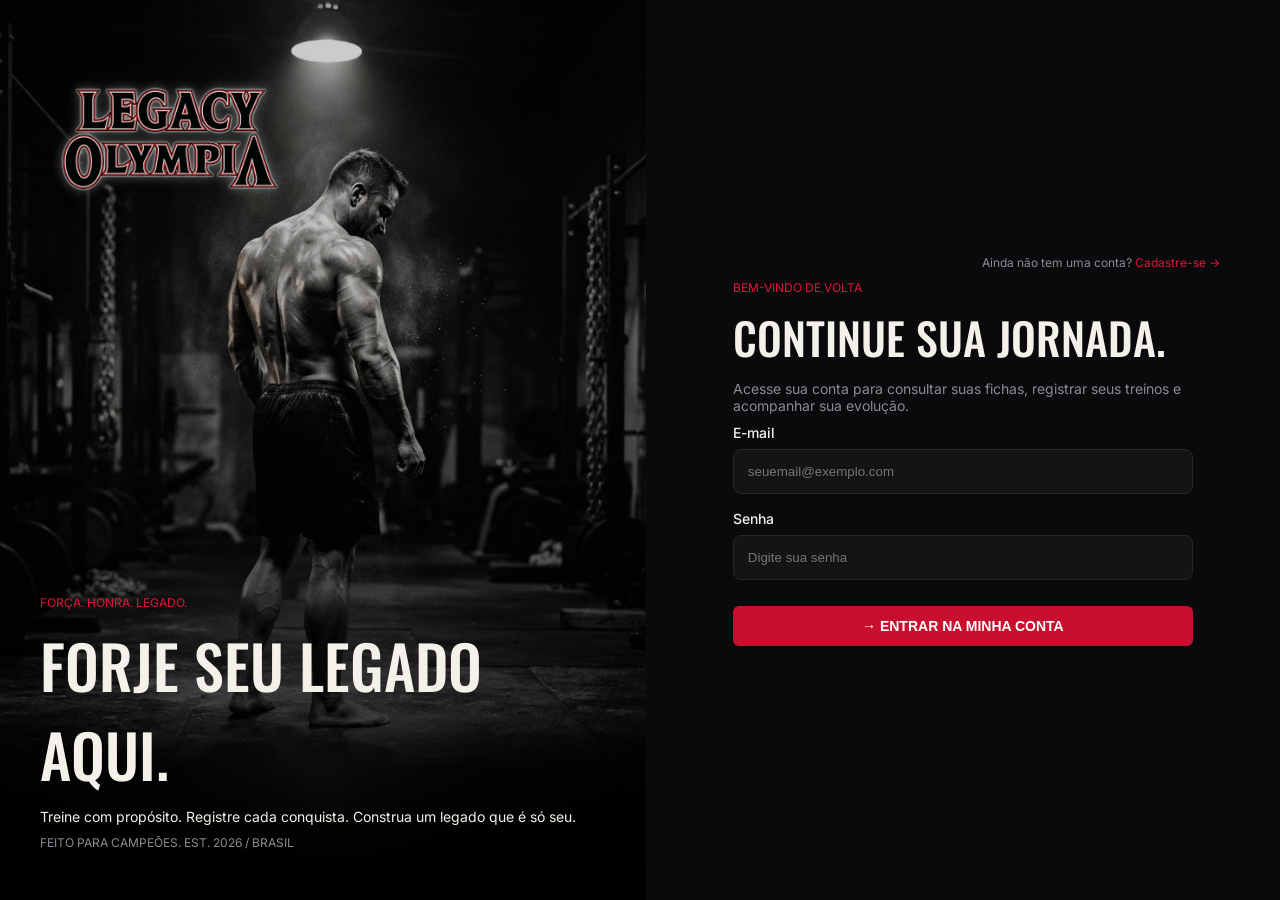
<file: web-data-viz/public/index.html>
<!DOCTYPE html>
<html lang="pt-br">

<head>
  <meta charset="UTF-8">
  <meta name="viewport" content="width=device-width, initial-scale=1.0">
  <title>Legacy Olympia | Login</title>
  <link rel="stylesheet" href="./css/estilo.css">
  <link rel="icon" href="./assets/icon/favicon2.ico">
</head>

<body>
  <div class="auth">

    <div class="auth-imagem">
      <img src="./assets/logo-legacy-olympia.png" alt="Legacy Olympia" class="logo">
      <div>
        <p class="vermelho pequeno">FORÇA. HONRA. LEGADO.</p>
        <h1>Forje seu legado aqui.</h1>
        <p>Treine com propósito. Registre cada conquista. Construa um legado que é só seu.</p>
        <p class="cinza pequeno">FEITO PARA CAMPEÕES. EST. 2026 / BRASIL</p>
      </div>
    </div>

    <div class="auth-form">
      <p class="cinza pequeno" style="text-align: right;">Ainda não tem uma conta? <a href="cadastro.html" class="vermelho">Cadastre-se →</a></p>

      <form onsubmit="entrar(); return false">
        <p class="vermelho pequeno">BEM-VINDO DE VOLTA</p>
        <h1>Continue sua jornada.</h1>
        <p class="cinza">Acesse sua conta para consultar suas fichas, registrar seus treinos e acompanhar sua evolução.</p>

        <label>E-mail</label>
        <input type="email" id="email_input" placeholder="seuemail@exemplo.com">

        <label>Senha</label>
        <input type="password" id="senha_input" placeholder="Digite sua senha">

        <div id="div_mensagem" class="mensagem"></div>

        <button type="submit" class="botao">→ ENTRAR NA MINHA CONTA</button>
      </form>

    </div>

  </div>
</body>

</html>

<script>
  function mostrarMensagem(texto, tipo) {
    div_mensagem.innerHTML = texto;
    div_mensagem.style.color = tipo === "ok" ? "#2ecc71" : "#e74c3c";
  }

  function validar(email, senha) {
    if (email.trim() === "" || senha.trim() === "") {
      mostrarMensagem("Preencha o e-mail e a senha para entrar!", "erro");
      return false;
    }

    if (!email.includes("@") || !email.includes(".")) {
      mostrarMensagem("Informe um e-mail válido.", "erro");
      return false;
    }

    return true;
  }

  function entrar() {
    var emailVar = email_input.value;
    var senhaVar = senha_input.value;

    if (!validar(emailVar, senhaVar)) return false;

    fetch("/usuarios/autenticar", {
      method: "POST",
      headers: {
        "Content-Type": "application/json"
      },
      body: JSON.stringify({
        emailServer: emailVar.trim(),
        senhaServer: senhaVar
      })
    })
      .then(function (resposta) {
        if (resposta.ok) {
          resposta.json().then(function (json) {
            sessionStorage.EMAIL_USUARIO = json.email;
            sessionStorage.NOME_USUARIO = json.nome;
            sessionStorage.ID_USUARIO = json.id;

            mostrarMensagem("✅ Login realizado com sucesso! Redirecionando...", "ok");

            setTimeout(function () {
              window.location = "./dashboard/fichas.html";
            }, 1500);
          });
        } else {
          resposta.text().then(function (texto) {
            mostrarMensagem("❌ " + (texto || "E-mail e/ou senha inválidos."), "erro");
          });
        }
      })
      .catch(function (erro) {
        console.log(erro);
        mostrarMensagem("❌ Não foi possível se conectar ao servidor.", "erro");
      });

    return false;
  }
</script>
</file>
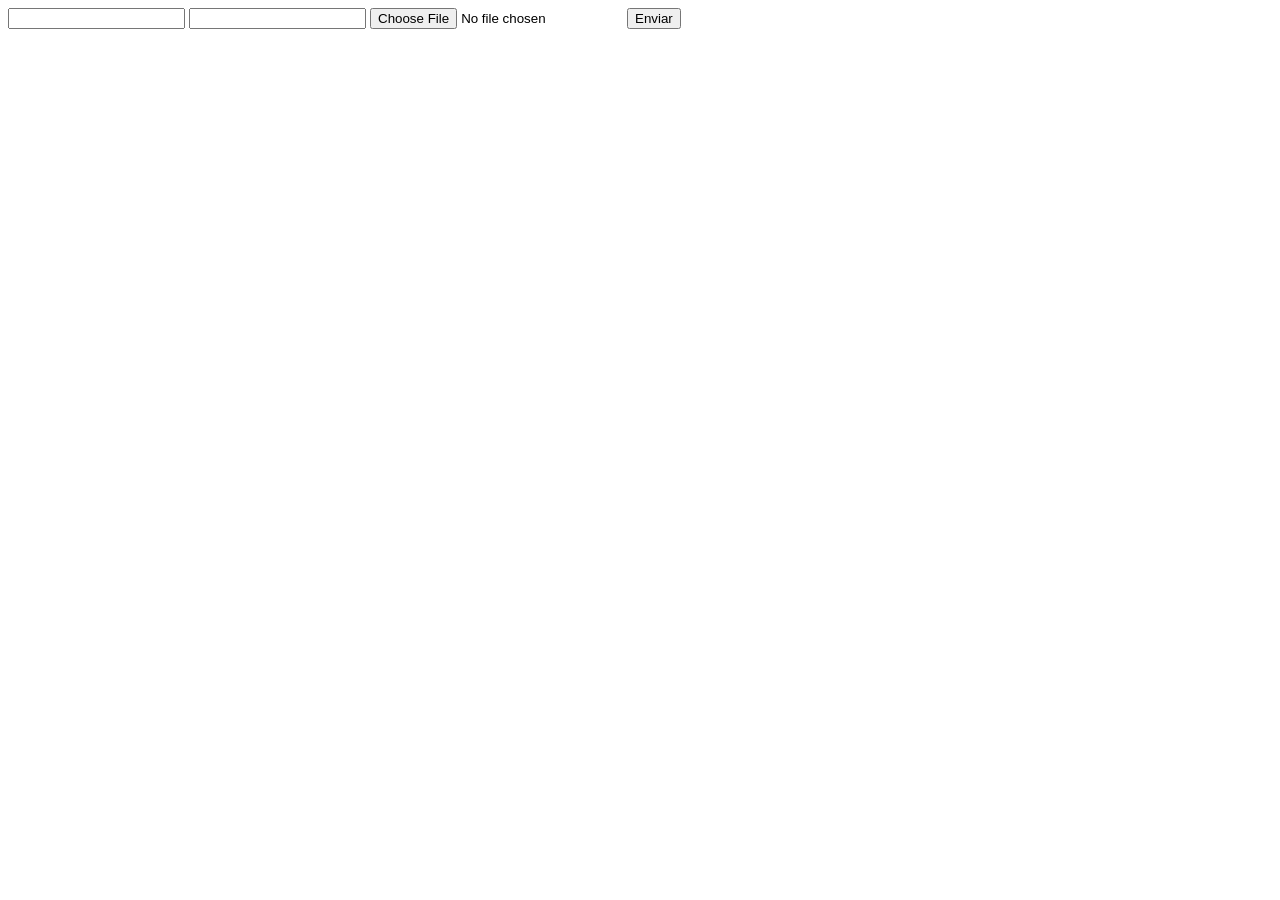
<file: web-data-viz/DOCUMENTOS_DE_APOIO/exemplo_de_upload_de_arquivo/public/index.html>
<!DOCTYPE html>
<html lang="en">

<head>
  <meta charset="UTF-8">
  <meta http-equiv="X-UA-Compatible" content="IE=edge">
  <meta name="viewport" content="width=device-width, initial-scale=1.0">
  <title>Upload</title>
</head>

<body>

  <div>
    <input name="nome" id="nome" type="text" />
    <input name="email" id="email" type="url" />
    <input name="foto" id="foto" type="file" />
    <button onclick="enviar()">Enviar</button>
  </div>

  <div id="container"></div>
</body>

</html>

<script>
  function enviar() {
    const formData = new FormData();
    formData.append('foto', foto.files[0])
    formData.append('nome', nome.value)
    formData.append('email', email.value)

    fetch("/usuarios/cadastro", {
      method: "POST",
      body: formData
    })
      .then(res => {
        window.location = "./perfil.html"
      })
      .catch(err => {
        console.log(err);
      })
  }
</script>
</file>
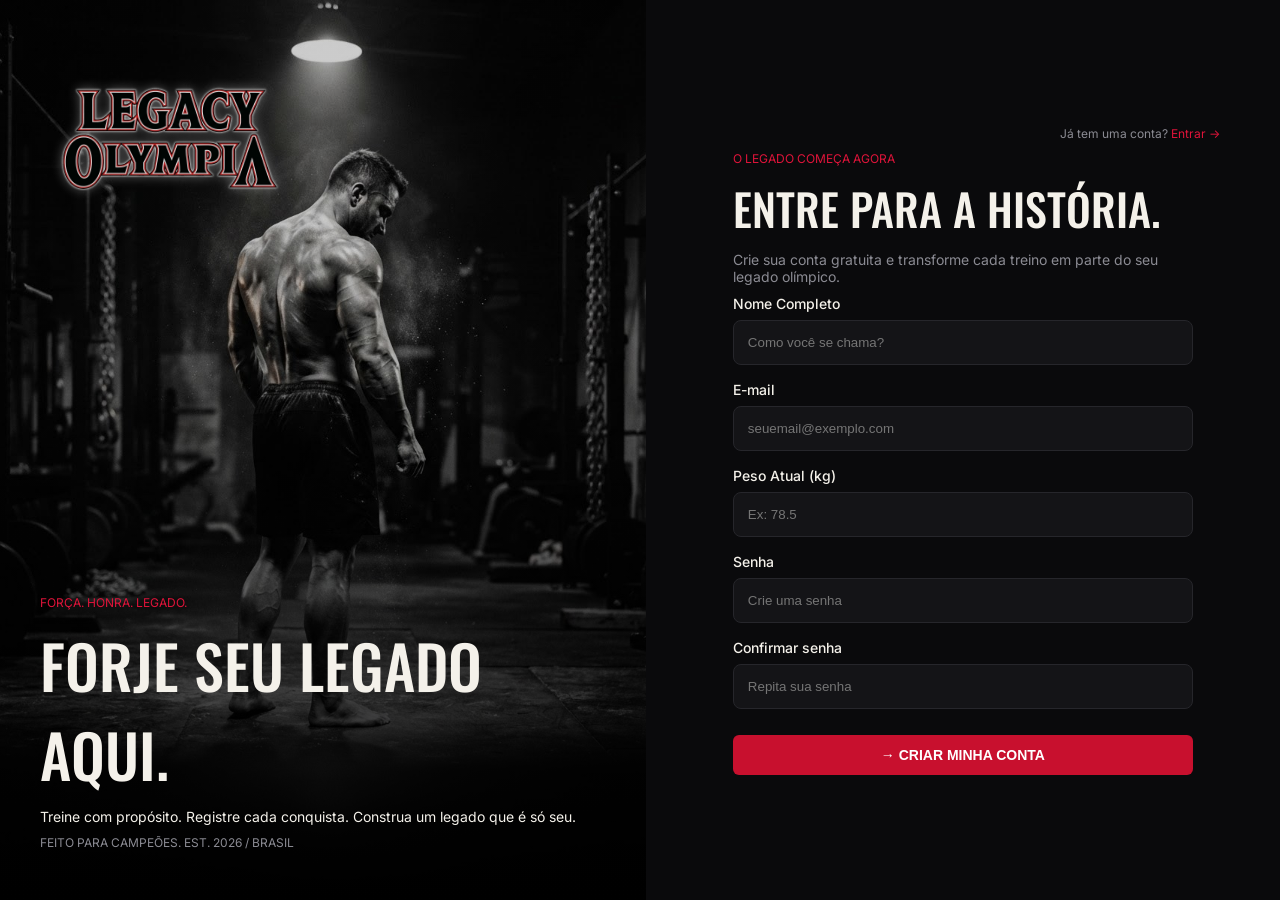
<file: web-data-viz/public/cadastro.html>
<!DOCTYPE html>
<html lang="pt-br">

<head>
  <meta charset="UTF-8">
  <meta name="viewport" content="width=device-width, initial-scale=1.0">
  <title>Legacy Olympia | Cadastro</title>
  <link rel="stylesheet" href="./css/estilo.css">
</head>

<body>
  <div class="auth">

    <div class="auth-imagem">
      <img src="./assets/logo-legacy-olympia.png" alt="Legacy Olympia" class="logo">
      <div>
        <p class="vermelho pequeno">FORÇA. HONRA. LEGADO.</p>
        <h1>Forje seu legado aqui.</h1>
        <p>Treine com propósito. Registre cada conquista. Construa um legado que é só seu.</p>
        <p class="cinza pequeno">FEITO PARA CAMPEÕES. EST. 2026 / BRASIL</p>
      </div>
    </div>

    <div class="auth-form">
      <p class="cinza pequeno" style="text-align: right;">Já tem uma conta? <a href="login.html" class="vermelho">Entrar →</a></p>

      <form onsubmit="return false">
        <p class="vermelho pequeno">O LEGADO COMEÇA AGORA</p>
        <h1>Entre para a história.</h1>
        <p class="cinza">Crie sua conta gratuita e transforme cada treino em parte do seu legado olímpico.</p>

        <label>Nome Completo</label>
        <input type="text" id="nome_input" placeholder="Como você se chama?">

        <label>E-mail</label>
        <input type="email" id="email_input" placeholder="seuemail@exemplo.com">

        <label>Peso Atual (kg)</label>
        <input type="number" id="peso_input" step="0.1" min="20" max="99.9" placeholder="Ex: 78.5">

        <label>Senha</label>
        <input type="password" id="senha_input" placeholder="Crie uma senha">

        <label>Confirmar senha</label>
        <input type="password" id="confirmacao_senha_input" placeholder="Repita sua senha">

        <div id="div_mensagem" class="mensagem"></div>

        <button type="button" class="botao" onclick="cadastrar()">→ CRIAR MINHA CONTA</button>
      </form>

    </div>

  </div>
</body>

</html>

<script>
  function mostrarMensagem(texto, tipo) {
    div_mensagem.innerHTML = texto;
    div_mensagem.style.color = tipo === "ok" ? "#2ecc71" : "#e74c3c";
  }

  function campoNull(campos) {
    for (var i = 0; i < campos.length; i++) {
      if (campos[i].trim() === "") {
        return true;
      }
    }
    return false;
  }

  function validar(campos) {
    var nome = campos[0];
    var email = campos[1];
    var peso = Number(campos[2]);
    var senha = campos[3];
    var confirmacaoSenha = campos[4];

    if (campoNull(campos)) {
      mostrarMensagem("Todos os campos devem ser preenchidos!", "erro");
      return false;
    }

    if (nome.trim().length < 2) {
      mostrarMensagem("Informe um nome válido.", "erro");
      return false;
    }

    if (!email.includes("@") || !email.includes(".com")) {
      mostrarMensagem("Informe um e-mail válido (ex: nome@email.com).", "erro");
      return false;
    }

    if (isNaN(peso) || peso <= 0 || peso >= 100) {
      mostrarMensagem("Informe um peso válido entre 1 e 99.9 kg.", "erro");
      return false;
    }

    if (senha.length < 3) {
      mostrarMensagem("A senha deve ter pelo menos 3 caracteres.", "erro");
      return false;
    }

    if (senha !== confirmacaoSenha) {
      mostrarMensagem("As senhas não coincidem!", "erro");
      return false;
    }

    return true;
  }

  function cadastrar() {
    var nomeVar = nome_input.value;
    var emailVar = email_input.value;
    var pesoVar = peso_input.value;
    var senhaVar = senha_input.value;
    var confirmacaoSenhaVar = confirmacao_senha_input.value;

    var campos = [nomeVar, emailVar, pesoVar, senhaVar, confirmacaoSenhaVar];

    if (!validar(campos)) return false;

    fetch("/usuarios/cadastrar", {
      method: "POST",
      headers: { "Content-Type": "application/json" },
      body: JSON.stringify({
        nomeServer: nomeVar,
        emailServer: emailVar,
        pesoServer: Number(pesoVar),
        senhaServer: senhaVar
      })
    })
      .then(function (resposta) {
        if (resposta.ok) {
          mostrarMensagem("✅ Cadastro realizado com sucesso! Redirecionando para o login...", "ok");
          setTimeout(function () {
            window.location = "login.html";
          }, 2000);
        } else if (resposta.status === 409) {
          mostrarMensagem("❌ Este e-mail já está cadastrado.", "erro");
        } else {
          mostrarMensagem("❌ Houve um erro ao tentar realizar o cadastro.", "erro");
        }
      })
      .catch(function (erro) {
        console.log(erro);
        mostrarMensagem("❌ Não foi possível se conectar ao servidor.", "erro");
      });
  }
</script>
</file>
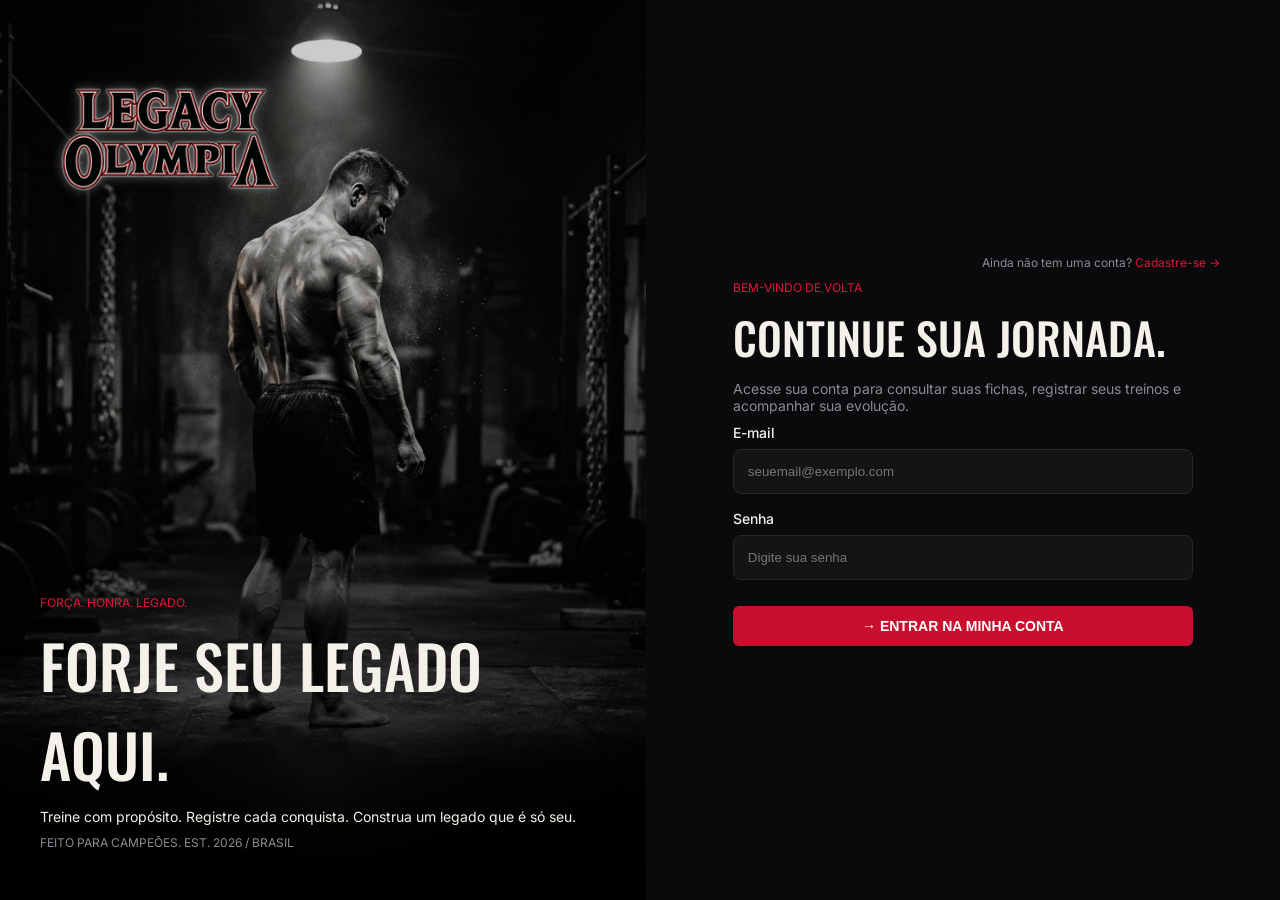
<file: web-data-viz/public/login.html>
<!DOCTYPE html>
<html lang="pt-br">

<head>
  <meta charset="UTF-8">
  <meta name="viewport" content="width=device-width, initial-scale=1.0">
  <title>Legacy Olympia | Login</title>
  <link rel="stylesheet" href="./css/estilo.css">
  <link rel="icon" href="./assets/icon/favicon2.ico">
</head>

<body>
  <div class="auth">

    <div class="auth-imagem">
      <img src="./assets/logo-legacy-olympia.png" alt="Legacy Olympia" class="logo">
      <div>
        <p class="vermelho pequeno">FORÇA. HONRA. LEGADO.</p>
        <h1>Forje seu legado aqui.</h1>
        <p>Treine com propósito. Registre cada conquista. Construa um legado que é só seu.</p>
        <p class="cinza pequeno">FEITO PARA CAMPEÕES. EST. 2026 / BRASIL</p>
      </div>
    </div>

    <div class="auth-form">
      <p class="cinza pequeno" style="text-align: right;">Ainda não tem uma conta? <a href="cadastro.html" class="vermelho">Cadastre-se →</a></p>

      <form onsubmit="entrar(); return false">
        <p class="vermelho pequeno">BEM-VINDO DE VOLTA</p>
        <h1>Continue sua jornada.</h1>
        <p class="cinza">Acesse sua conta para consultar suas fichas, registrar seus treinos e acompanhar sua evolução.</p>

        <label>E-mail</label>
        <input type="email" id="email_input" placeholder="seuemail@exemplo.com">

        <label>Senha</label>
        <input type="password" id="senha_input" placeholder="Digite sua senha">

        <div id="div_mensagem" class="mensagem"></div>

        <button type="submit" class="botao">→ ENTRAR NA MINHA CONTA</button>
      </form>
    </div>

  </div>
</body>

</html>

<script>
  function mostrarMensagem(texto, tipo) {
    div_mensagem.innerHTML = texto;
    div_mensagem.className = "mensagem " + tipo;
  }

  function validar(email, senha) {
    if (email.trim() === "" || senha.trim() === "") {
      mostrarMensagem("Preencha o e-mail e a senha para entrar!", "erro");
      return false;
    }

    if (!email.includes("@") || !email.includes(".")) {
      mostrarMensagem("Informe um e-mail válido.", "erro");
      return false;
    }

    return true;
  }

  function entrar() {
    var emailVar = email_input.value;
    var senhaVar = senha_input.value;

    if (!validar(emailVar, senhaVar)) return false;

    fetch("/usuarios/autenticar", {
      method: "POST",
      headers: { "Content-Type": "application/json" },
      body: JSON.stringify({
        emailServer: emailVar.trim(),
        senhaServer: senhaVar
      })
    })
      .then(function (resposta) {
        if (resposta.ok) {
          resposta.json().then(function (json) {
            sessionStorage.EMAIL_USUARIO = json.email;
            sessionStorage.NOME_USUARIO = json.nome;
            sessionStorage.ID_USUARIO = json.id;

            mostrarMensagem("✅ Login realizado com sucesso! Redirecionando...", "ok");

            // Só roda após autenticar: verifica se o usuário já tem ficha salva
            fetch(`/fichas/ativa/${json.id}`, { cache: "no-store" })
              .then(function (resFicha) {
                return resFicha.json();
              })
              .then(function (fichaAtiva) {
                setTimeout(function () {
                  if (fichaAtiva.length > 0) {
                    window.location = "./dashboard/dashboard.html";
                  } else {
                    window.location = "./dashboard/fichas.html";
                  }
                }, 1200);
              })
              .catch(function () {
                setTimeout(function () {
                  window.location = "./dashboard/fichas.html";
                }, 1200);
              });
          });
        } else {
          resposta.text().then(function (texto) {
            mostrarMensagem("❌ " + (texto || "E-mail e/ou senha inválidos."), "erro");
          });
        }
      })
      .catch(function (erro) {
        console.log(erro);
        mostrarMensagem("❌ Não foi possível se conectar ao servidor.", "erro");
      });

    return false;
  }
</script>
</file>
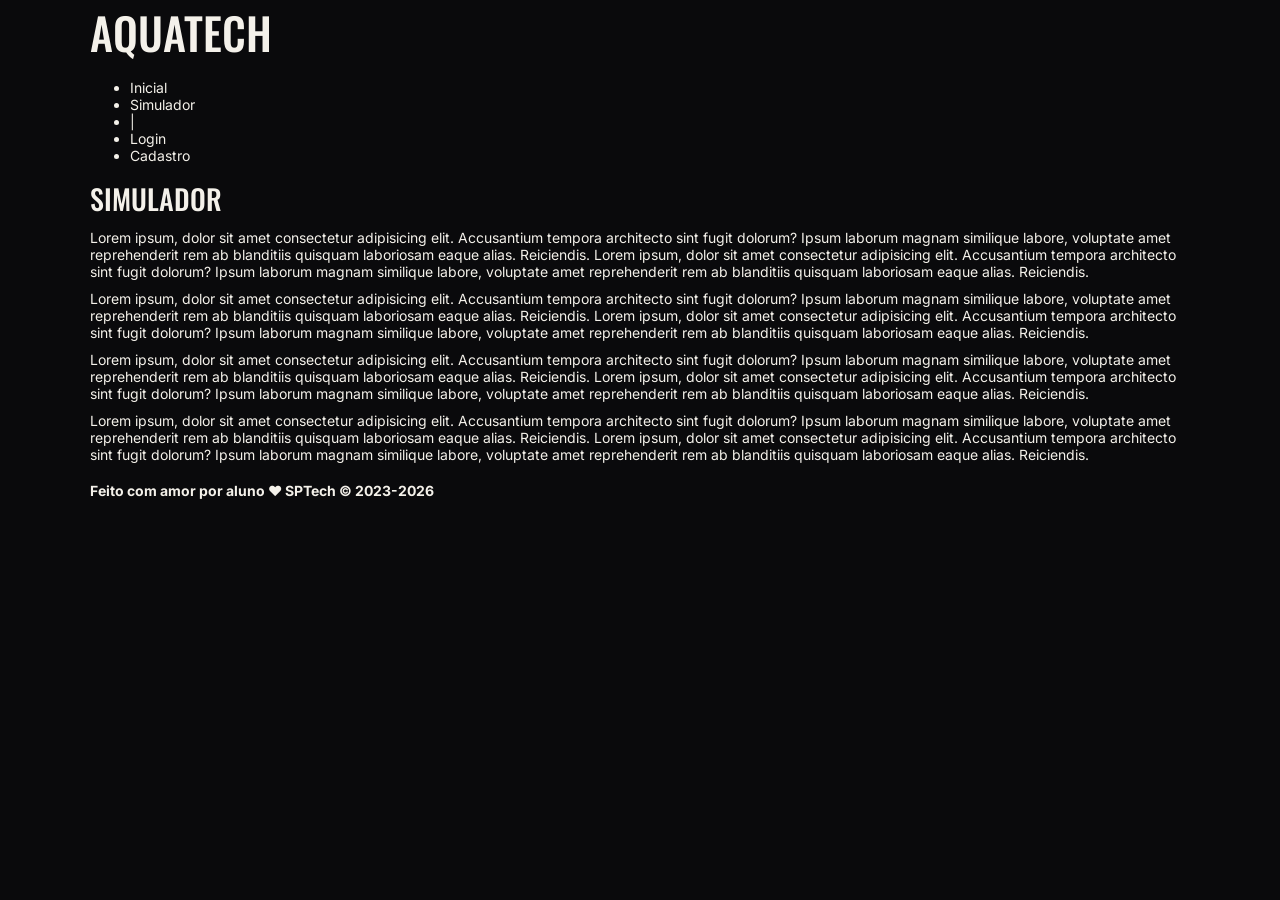
<file: web-data-viz/public/simulador.html>
<!DOCTYPE html>
<html lang="pt-br">

<head>
    <meta charset="UTF-8">
    <meta http-equiv="X-UA-Compatible" content="IE=edge">
    <meta name="viewport" content="width=device-width, initial-scale=1.0">

    <title>AquaTech | Simulador</title>

    <script src="./js/sessao.js"></script>

    <link rel="stylesheet" href="./css/estilo.css">
    <link rel="icon" href="./assets/icon/favicon2.ico">
    <link rel="preconnect" href="https://fonts.gstatic.com">
</head>

<body>

    <!--header inicio-->
    <div class="header">
        <div class="container">
            <h1 class="titulo">AquaTech</h1>
            <ul class="navbar">
                <li>
                    <a href="./index.html">Inicial</a>
                </li>
                <li class="agora">Simulador</li>
                <li>|</li>
                <li>
                    <a href="./login.html">Login</a>
                </li>
                <li>
                    <a href="./login.html">Cadastro</a>
                </li>
            </ul>
        </div>
    </div>


    <!-- simulador inicio -->
    <div class="simulador">
        <div class="container">
            <h2>Simulador</h2>
            <p>Lorem ipsum, dolor sit amet consectetur adipisicing elit. Accusantium tempora architecto sint fugit
                dolorum? Ipsum laborum magnam similique labore, voluptate amet reprehenderit rem ab blanditiis quisquam
                laboriosam eaque alias. Reiciendis. Lorem ipsum, dolor sit amet consectetur adipisicing elit.
                Accusantium tempora architecto sint fugit dolorum? Ipsum laborum magnam similique labore, voluptate amet
                reprehenderit rem ab blanditiis quisquam laboriosam eaque alias. Reiciendis.</p>
            <p>Lorem ipsum, dolor sit amet consectetur adipisicing elit. Accusantium tempora architecto sint fugit
                dolorum? Ipsum laborum magnam similique labore, voluptate amet reprehenderit rem ab blanditiis quisquam
                laboriosam eaque alias. Reiciendis. Lorem ipsum, dolor sit amet consectetur adipisicing elit.
                Accusantium tempora architecto sint fugit dolorum? Ipsum laborum magnam similique labore, voluptate amet
                reprehenderit rem ab blanditiis quisquam laboriosam eaque alias. Reiciendis.</p>
            <p>Lorem ipsum, dolor sit amet consectetur adipisicing elit. Accusantium tempora architecto sint fugit
                dolorum? Ipsum laborum magnam similique labore, voluptate amet reprehenderit rem ab blanditiis quisquam
                laboriosam eaque alias. Reiciendis. Lorem ipsum, dolor sit amet consectetur adipisicing elit.
                Accusantium tempora architecto sint fugit dolorum? Ipsum laborum magnam similique labore, voluptate amet
                reprehenderit rem ab blanditiis quisquam laboriosam eaque alias. Reiciendis.</p>
            <p>Lorem ipsum, dolor sit amet consectetur adipisicing elit. Accusantium tempora architecto sint fugit
                dolorum? Ipsum laborum magnam similique labore, voluptate amet reprehenderit rem ab blanditiis quisquam
                laboriosam eaque alias. Reiciendis. Lorem ipsum, dolor sit amet consectetur adipisicing elit.
                Accusantium tempora architecto sint fugit dolorum? Ipsum laborum magnam similique labore, voluptate amet
                reprehenderit rem ab blanditiis quisquam laboriosam eaque alias. Reiciendis.</p>

        </div>
    </div>
    <!-- simulador fim -->

    <!--footer inicio-->
    <div class="footer">
        <div class="container">
            <h4>Feito com amor por aluno &hearts; SPTech &copy; 2023-2026</h4>
        </div>
    </div>
    <!--footer fim-->


</body>

</html>
</file>
<file: web-data-viz/public/css/estilo.css>
@import url('https://fonts.googleapis.com/css2?family=Inter:wght@400;500;600&family=Oswald:wght@500&display=swap');

/* ===== BASE ===== */
* { box-sizing: border-box; }

body {
  margin: 0;
  background: #0a0a0c;
  color: #f4f1ea;
  font-family: 'Inter', sans-serif;
  font-size: 14px;
}

a { color: inherit; text-decoration: none; }
p { margin: 0 0 10px; }

h1, h2, h3 {
  margin: 0 0 10px;
  font-family: 'Oswald', sans-serif;
  font-weight: 500;
  text-transform: uppercase;
}
h1 { font-size: 44px; }
h2 { font-size: 28px; }
h3 { font-size: 22px; }

/* ===== CLASSES GENÉRICAS ===== */
.container { width: 90%; max-width: 1100px; margin: 0 auto; }
.vermelho { color: #e0143a; }
.cinza { color: #8b8b93; }
.pequeno { font-size: 12px; }
.centro { text-align: center; }

/* alinha itens lado a lado, um em cada ponta */
.linha { display: flex; justify-content: space-between; align-items: center; gap: 16px; }

/* grades de colunas */
.col2, .col3, .col4 { display: grid; gap: 16px; margin-bottom: 16px; }
.col2 { grid-template-columns: 2fr 1fr; }
.col3 { grid-template-columns: repeat(3, 1fr); }
.col4 { grid-template-columns: repeat(4, 1fr); }

/* caixas */
.card { background: #141417; border: 1px solid #26262b; border-radius: 10px; padding: 20px; }
.destaque { background: #1b0a0f; border-color: #4a0f1a; }
.selecionado { border-color: #c8102e; }

/* botão e formulário */
.botao {
  display: inline-block; padding: 12px 20px;
  background: #c8102e; color: #fff;
  border: 0; border-radius: 6px;
  font-size: 14px; font-weight: 600; cursor: pointer;
}
.botao.borda { background: transparent; border: 1px solid #2d2d33; }

label { display: block; margin-bottom: 8px; font-weight: 500; }
input {
  width: 100%; padding: 14px; margin-bottom: 16px;
  background: #141417; color: #f4f1ea;
  border: 1px solid #26262b; border-radius: 8px;
}
input[type=checkbox] { width: auto; margin-right: 8px; }

/* tabela */
table { width: 100%; border-collapse: collapse; }
th { padding: 10px; background: #18181c; text-align: left; font-size: 11px; font-weight: 400; text-transform: uppercase; color: #8b8b93; }
td { padding: 12px 10px; border-top: 1px solid #26262b; }

/* ===== LOGO ===== */
.logo { display: block; width: 260px; max-width: 100%; height: auto; filter: drop-shadow(0 0 1px #fff) drop-shadow(0 0 6px rgba(255,255,255,.35)); }
.logo-topo { width: auto; height: 56px; }

/* ===== TELAS DE LOGIN / CADASTRO ===== */
.auth { display: flex; min-height: 100vh; }

.auth-imagem {
  flex: 1.1; padding: 40px;
  display: flex; flex-direction: column; justify-content: space-between;
  background: linear-gradient(to top, #000 0%, rgba(0,0,0,.2) 60%), url('../assets/imgs/hero-academia.jpg') center top / cover;
}
.auth-imagem h1 { font-size: 60px; }

.auth-form { flex: 1; padding: 40px 60px; display: flex; flex-direction: column; justify-content: center; }
.auth-form form { width: 100%; max-width: 460px; margin: 0 auto; }
.auth-form .botao { width: 100%; margin-top: 10px; }

/* lista de exigências do cadastro */
.requisitos { margin-bottom: 16px; padding: 14px 16px; background: #141417; border: 1px solid #26262b; border-radius: 8px; }
.requisitos.destacar { border-color: #c8102e; }
.requisitos ul { margin: 0; padding: 0; list-style: none; }
.requisitos li { padding: 4px 0; font-size: 13px; }
.requisitos li.ok { color: #f4f1ea; }
.requisitos li.erro { color: #8b8b93; }

.mensagem { margin-bottom: 8px; font-size: 13px; }
.mensagem:empty { display: none; }
.mensagem.ok { color: #3fb76b; }
.mensagem.erro { color: #e0143a; }

/* ===== TELAS DO SISTEMA ===== */
.topo { padding: 22px 0; border-bottom: 1px solid #1e1e22; }
.menu a { margin-left: 24px; color: #9a9aa2; }
.menu a.ativo { color: #e0143a; font-weight: 600; }

.letra { margin-right: 10px; padding: 4px 10px; background: #2a0b12; border-radius: 4px; color: #e0143a; font-family: 'Oswald', sans-serif; }

.barras { display: flex; align-items: flex-end; justify-content: space-around; height: 120px; }
.barra { width: 40px; background: #c8102e; }

.rodape { margin-top: 40px; padding: 24px 0; border-top: 1px solid #1e1e22; color: #8b8b93; font-size: 12px; }

/* ===== CELULAR ===== */
@media (max-width: 800px) {
  .auth { display: block; }
  .auth-imagem { display: none; }
  .auth-form { padding: 30px 20px; }
  .col2, .col3, .col4 { grid-template-columns: 1fr; }
  .linha { flex-wrap: wrap; }
}

/* ===== CLASSES EXCLUSIVAS FICHAS E DASHBOARD (SEM AFETAR OUTRAS PÁGINAS) ===== */
.ficha-nav-pill {
  padding: 10px 16px;
  border-radius: 8px;
  color: #8b8b93;
  font-size: 13px;
  font-weight: 500;
  border: 1px solid transparent;
}

.ficha-nav-pill.ativo {
  background: #2a0b12;
  border-color: #4a0f1a;
  color: #e0143a;
  font-weight: 600;
}

.ficha-perfil {
  display: flex;
  align-items: center;
  gap: 12px;
}

.ficha-avatar {
  width: 36px;
  height: 36px;
  border-radius: 8px;
  background: #2a0b12;
  border: 1px solid #4a0f1a;
  color: #e0143a;
  font-family: 'Oswald', sans-serif;
  font-size: 15px;
  display: flex;
  align-items: center;
  justify-content: center;
}

.ficha-breadcrumb {
  padding: 14px 0;
  border-bottom: 1px solid #18181c;
  font-size: 12px;
  color: #8b8b93;
}

.ficha-banner {
  display: flex;
  align-items: center;
  justify-content: space-between;
  gap: 20px;
  padding: 24px;
  margin-bottom: 32px;
}

.ficha-banner-esq {
  display: flex;
  align-items: center;
  gap: 20px;
}

.ficha-badge-grande {
  width: 64px;
  height: 64px;
  border-radius: 10px;
  background: #2a0b12;
  border: 1px solid #4a0f1a;
  color: #c8102e;
  font-family: 'Oswald', sans-serif;
  font-size: 34px;
  display: flex;
  align-items: center;
  justify-content: center;
  flex-shrink: 0;
}

.ficha-card-modelo {
  display: flex;
  flex-direction: column;
  justify-content: space-between;
  cursor: pointer;
}

.ficha-card-modelo:hover {
  border-color: #c8102e;
}

.ficha-tag-ativa {
  background: #2a0b12;
  border: 1px solid #4a0f1a;
  color: #e0143a;
  font-size: 10px;
  font-weight: 600;
  padding: 4px 8px;
  border-radius: 4px;
  text-transform: uppercase;
}

.ficha-card-rodape {
  display: flex;
  justify-content: space-between;
  align-items: center;
  margin-top: 18px;
  padding-top: 12px;
  border-top: 1px solid #26262b;
  font-size: 12px;
}

.ficha-abas {
  display: flex;
  gap: 24px;
  border-bottom: 1px solid #26262b;
  margin-bottom: 20px;
}

.ficha-aba-btn {
  background: transparent;
  border: 0;
  border-bottom: 2px solid transparent;
  color: #8b8b93;
  padding: 10px 4px;
  font-size: 13px;
  font-weight: 500;
  cursor: pointer;
}

.ficha-aba-btn.ativa {
  color: #e0143a;
  border-bottom-color: #e0143a;
  font-weight: 600;
}

.ficha-input-mini {
  width: 76px;
  padding: 8px 10px;
  margin-bottom: 0;
  font-size: 13px;
}

.ficha-select {
  padding: 8px 10px;
  background: #141417;
  color: #f4f1ea;
  border: 1px solid #26262b;
  border-radius: 8px;
  font-size: 13px;
}

.ficha-item-semana {
  display: flex;
  align-items: center;
  gap: 12px;
  padding: 12px 0;
  border-bottom: 1px solid #26262b;
}

.ficha-item-semana:last-of-type {
  border-bottom: none;
}

.ficha-nota {
  margin-top: 14px;
  padding: 12px;
  background: #18181c;
  border-radius: 8px;
  font-size: 12px;
  color: #8b8b93;
}
</file>
